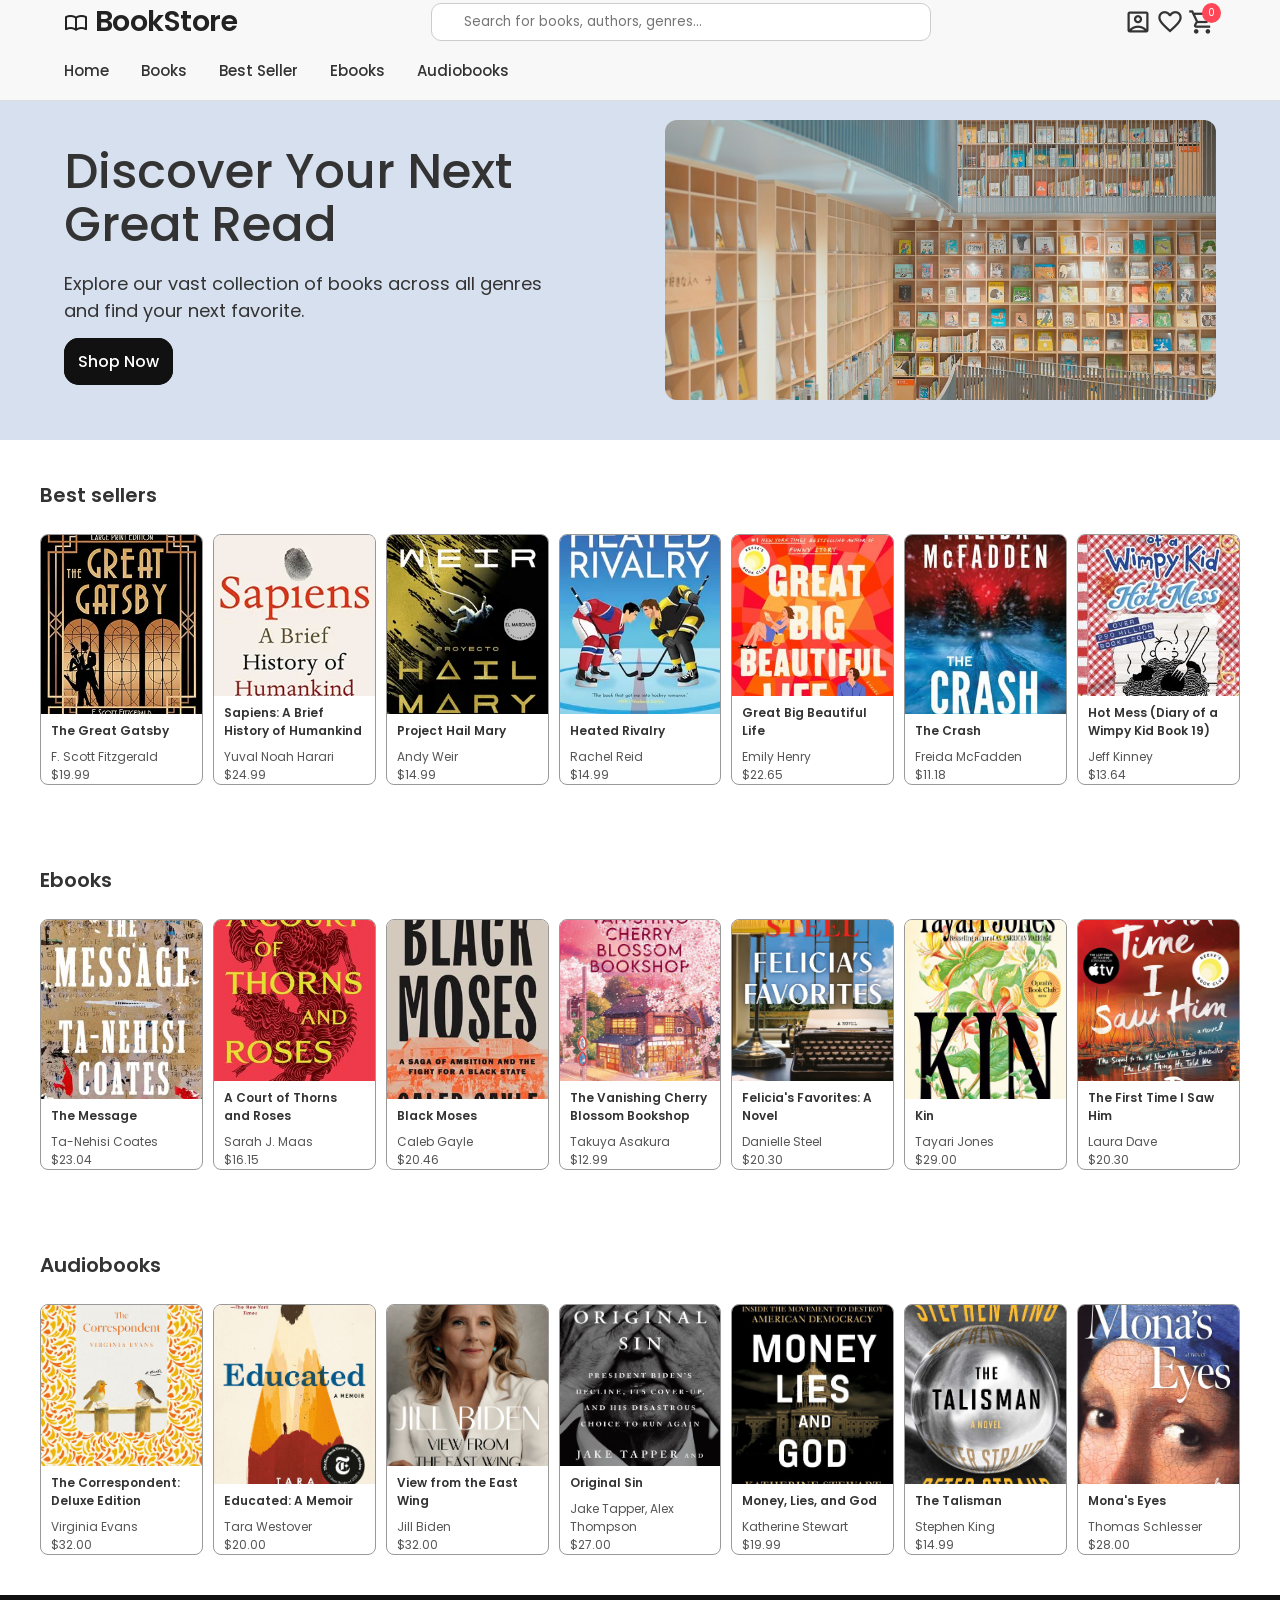
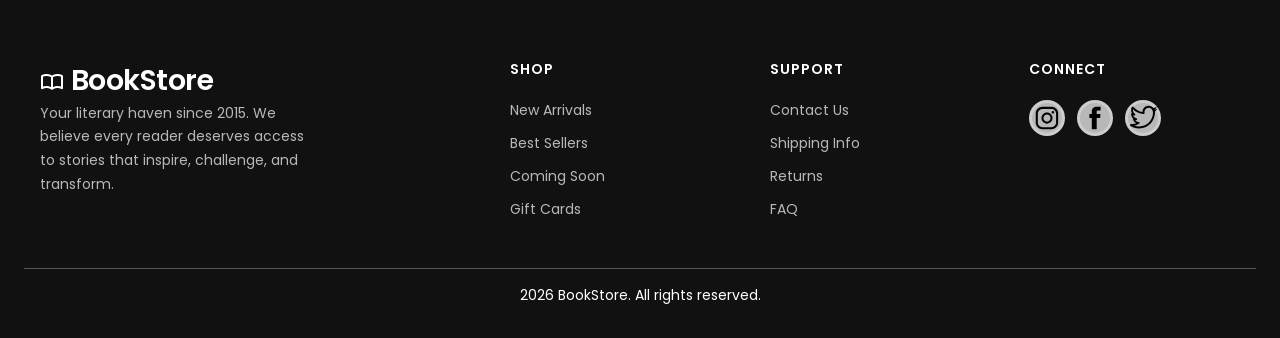
<file: index.html>
<!DOCTYPE html>
<html lang="en">

<head>
    <meta charset="UTF-8">
    <meta name="viewport" content="width=device-width, initial-scale=1.0">

    <link rel="preconnect" href="https://fonts.googleapis.com">
    <link rel="preconnect" href="https://fonts.gstatic.com" crossorigin>
    <link
        href="https://fonts.googleapis.com/css2?family=Google+Sans:ital,opsz,wght@0,17..18,400..700;1,17..18,400..700&family=Poppins:ital,wght@0,100;0,200;0,300;0,400;0,500;0,600;0,700;0,800;0,900;1,100;1,200;1,300;1,400;1,500;1,600;1,700;1,800;1,900&display=swap"
        rel="stylesheet">
    <title>Bookstore</title>
    <link rel="stylesheet" href="styles.css" />
    <link rel="stylesheet" href="pages/books/books.css">
    <link rel="stylesheet"
        href="https://fonts.googleapis.com/css2?family=Material+Symbols+Outlined:opsz,wght,FILL,GRAD@24,400,0,0" />

</head>

<body>
    <main>
        <header class="header">
            <div class="header-main-container">
                <div class="header-container">
                    <div class="logo">
                        <span class="material-symbols-outlined">
                            import_contacts
                        </span>
                        BookStore
                    </div>

                    <form class="search-bar">
                        <input type="text" placeholder="Search for books, authors, genres..." aria-label="Search">

                    </form>

                    <div class="user-utilities">
                        <button aria-label="Profile"><span class="material-symbols-outlined">
                                account_box
                            </span>
                        </button>
                        <button aria-label="Wishlist"><span class="material-symbols-outlined">
                                favorite
                            </span>
                            
                        </button>
                        <button aria-label="Cart" class="cart-btn" onclick="toggleCart()">
                        <span class="material-symbols-outlined">shopping_cart</span>
                        <span id="cart-count" class="cart-badge">0</span> </button>

                    </div>
                </div>
                <nav class="navbar">
                    <a href="#" class="nav-link">Home</a>
                    <a href="pages/books/books.html" class="nav-link">Books</a>
                    <a href="#best-sellers" class="nav-link">Best Seller</a>
                    <a href="#ebooks" class="nav-link">Ebooks</a>
                    <a href="#audiobooks" class="nav-link">Audiobooks</a>

                </nav>
            </div>
        </header>

        <div class="hero">
    <div class="hero-container">
        <div class="hero-content">
            <h1 class="hero-title">Discover Your Next Great Read</h1>
            <p class="hero-description">Explore our vast collection of books across all genres and find your next favorite.</p>
            <a href="#" class="cta-button">Shop Now</a>
        </div>
        <div class="hero-image">
            <img src="assets/Images/portada.jfif" alt="Hero Image">
        </div>
    </div>
</div>

<section id="best-sellers" class="best-sellers">
    <div class="best-sellers-container">
        <h2>Best sellers</h2>
        <div class="book-grid">
            <div class="book-card">
                <div class="book-image">
                    <img src="assets/Images/Book1.webp" alt="The Great Gatsby">
                </div>
                <h3>The Great Gatsby</h3>
                <p>F. Scott Fitzgerald</p>
                <p>$19.99</p>
            </div>
            <div class="book-card">
                <div class="book-image">
                    <img src="assets/Images/book2.webp" alt="Sapiens: A Brief History of Humankind">
                </div>
                <h3> Sapiens: A Brief History of Humankind</h3>
                <p>Yuval Noah Harari </p>
                <p>$24.99</p>
            </div>
            <div class="book-card">
                <div class="book-image">
                    <img src="assets/Images/book3.webp" alt="Project Hail Mary">
                </div>
                <h3>Project Hail Mary</h3>
                <p>Andy Weir</p>
                <p>$14.99</p>
            </div>
            <div class="book-card">
                <div class="book-image">
                    <img src="assets/Images/book4.webp" alt="Heated Rivalry">
                </div>
                <h3>Heated Rivalry</h3>
                <p>Rachel Reid</p>
                <p>$14.99</p>
            </div>
            <div class="book-card">
                <div class="book-image">
                    <img src="assets/Images/book5.jpg" alt="Great Big Beautiful Life">
                </div>
                <h3>Great Big Beautiful Life</h3>
                <p>Emily Henry</p>
                <p>$22.65</p>
            </div>
            <div class="book-card">
                <div class="book-image">
                    <img src="assets/Images/book6.jpg" alt="The Crash">
                </div>
                <h3>The Crash</h3>
                <p>Freida McFadden</p>
                <p>$11.18</p>
            </div>
            <div class="book-card">
                <div class="book-image">
                    <img src="assets/Images/book7.jpg" alt="Hot Mess (Diary of a Wimpy Kid Book 19)">
                </div>
                <h3>Hot Mess (Diary of a Wimpy Kid Book 19)</h3>
                <p>Jeff Kinney</p>
                <p>$13.64</p>
            </div>
        </div>
    </div>
</section>

<section id="ebooks" class="best-sellers">
    <div class="best-sellers-container">
        <h2>Ebooks</h2>
        <div class="book-grid">
            <div class="book-card">
                <div class="book-image">
                    <img src="assets/Images/book8.jpg" alt="The Message">
                </div>
                <h3>The Message</h3>
                <p>Ta-Nehisi Coates</p>
                <p>$23.04</p>
            </div>
            <div class="book-card">
                <div class="book-image">
                    <img src="assets/Images/book9.jpg" alt="A Court of Thorns and Roses">
                </div>
                <h3>A Court of Thorns and Roses</h3>
                <p>Sarah J. Maas </p>
                <p>$16.15</p>
            </div>
            <div class="book-card">
                <div class="book-image">
                    <img src="assets/Images/book10.jpg" alt="Black Moses">
                </div>
                <h3>Black Moses</h3>
                <p>Caleb Gayle</p>
                <p>$20.46</p>
            </div>
            <div class="book-card">
                <div class="book-image">
                    <img src="assets/Images/book11.jpg" alt="The Vanishing Cherry Blossom Bookshop">
                </div>
                <h3>The Vanishing Cherry Blossom Bookshop</h3>
                <p>Takuya Asakura</p>
                <p>$12.99</p>
            </div>
            <div class="book-card">
                <div class="book-image">
                    <img src="assets/Images/book12.jpg" alt="Felicia's Favorites: A Novel">
                </div>
                <h3>Felicia's Favorites: A Novel</h3>
                <p>Danielle Steel</p>
                <p>$20.30 </p>
            </div>
            <div class="book-card">
                <div class="book-image">
                    <img src="assets/Images/book13.jpg" alt="Kin">
                </div>
                <h3>Kin</h3>
                <p>Tayari Jones</p>
                <p>$29.00</p>
            </div>
            <div class="book-card">
                <div class="book-image">
                    <img src="assets/Images/book14.jpg" alt="The First Time I Saw Him">
                </div>
                <h3>The First Time I Saw Him</h3>
                <p>Laura Dave</p>
                <p>$20.30</p>
            </div>
        </div>
    </div>
</section>

<section id="audiobooks" class="best-sellers">
    <div class="best-sellers-container">
        <h2>Audiobooks</h2>
        <div class="book-grid">
            <div class="book-card">
                <div class="book-image">
                    <img src="assets/Images/book15.jpg" alt="The Correspondent: Deluxe Edition">
                </div>
                <h3>The Correspondent: Deluxe Edition</h3>
                <p>Virginia Evans</p>
                <p>$32.00</p>
            </div>
            <div class="book-card">
                <div class="book-image">
                    <img src="assets/Images/book16.jpg" alt="Educated: A Memoir">
                </div>
                <h3>Educated: A Memoir</h3>
                <p>Tara Westover </p>
                <p>$20.00</p>
            </div>
            <div class="book-card">
                <div class="book-image">
                    <img src="assets/Images/book17.jpg" alt="View from the East Wing">
                </div>
                <h3>View from the East Wing</h3>
                <p>Jill Biden</p>
                <p>$32.00 </p>
            </div>
            <div class="book-card">
                <div class="book-image">
                    <img src="assets/Images/book18.jpg" alt="Original Sin">
                </div>
                <h3>Original Sin</h3>
                <p>Jake Tapper, Alex Thompson</p>
                <p>$27.00</p>
            </div>
            <div class="book-card">
                <div class="book-image">
                    <img src="assets/Images/book19.jpg" alt="Money, Lies, and God">
                </div>
                <h3>Money, Lies, and God</h3>
                <p>Katherine Stewart</p>
                <p>$19.99 </p>
            </div>
            <div class="book-card">
                <div class="book-image">
                    <img src="assets/Images/book20.jpg" alt="The Talisman">
                </div>
                <h3>The Talisman</h3>
                <p>Stephen King</p>
                <p>$14.99</p>
            </div>
            <div class="book-card">
                <div class="book-image">
                    <img src="assets/Images/book21.jpg" alt="Mona's Eyes">
                </div>
                <h3>Mona's Eyes</h3>
                <p>Thomas Schlesser</p>
                <p>$28.00 </p>
            </div>
        </div>
    </div>
</section>

    </main>

    <footer class="footer">
        <div class="footer-grid">
            <div class="footer-brand">
                <div class="logo">
                    <span class="material-symbols-outlined">
                        import_contacts
                    </span>
                    BookStore
                </div>
                <p class="footer-description">
                    Your literary haven since 2015. We believe every reader deserves access to stories that inspire,
                    challenge, and transform.
                </p>
            </div>

            <div class="footer-column">
                <h4 class="footer-title">Shop</h4>
                <nav class="footer-links">
                    <a href="#" class="footer-link">New Arrivals</a>
                    <a href="#" class="footer-link">Best Sellers</a>
                    <a href="#" class="footer-link">Coming Soon</a>
                    <a href="#" class="footer-link">Gift Cards</a>
                </nav>
            </div>

            <div class="footer-column">
                <h4 class="footer-title">Support</h4>
                <nav class="footer-links">
                    <a href="#" class="footer-link">Contact Us</a>
                    <a href="#" class="footer-link">Shipping Info</a>
                    <a href="#" class="footer-link">Returns</a>
                    <a href="#" class="footer-link">FAQ</a>
                </nav>
            </div>

            <div class="footer-column">
                <h4 class="footer-title">Connect</h4>
                <div class="social-links">
                    <a href="#" class="social-link" aria-label="Instagram">
                        <svg fill="#000000" viewBox="0 0 32 32" id="Camada_1" version="1.1" xml:space="preserve"
                            xmlns="http://www.w3.org/2000/svg" xmlns:xlink="http://www.w3.org/1999/xlink">
                            <g id="SVGRepo_bgCarrier" stroke-width="0"></g>
                            <g id="SVGRepo_tracerCarrier" stroke-linecap="round" stroke-linejoin="round"></g>
                            <g id="SVGRepo_iconCarrier">
                                <g>
                                    <path
                                        d="M22.3,8.4c-0.8,0-1.4,0.6-1.4,1.4c0,0.8,0.6,1.4,1.4,1.4c0.8,0,1.4-0.6,1.4-1.4C23.7,9,23.1,8.4,22.3,8.4z">
                                    </path>
                                    <path
                                        d="M16,10.2c-3.3,0-5.9,2.7-5.9,5.9s2.7,5.9,5.9,5.9s5.9-2.7,5.9-5.9S19.3,10.2,16,10.2z M16,19.9c-2.1,0-3.8-1.7-3.8-3.8 c0-2.1,1.7-3.8,3.8-3.8c2.1,0,3.8,1.7,3.8,3.8C19.8,18.2,18.1,19.9,16,19.9z">
                                    </path>
                                    <path
                                        d="M20.8,4h-9.5C7.2,4,4,7.2,4,11.2v9.5c0,4,3.2,7.2,7.2,7.2h9.5c4,0,7.2-3.2,7.2-7.2v-9.5C28,7.2,24.8,4,20.8,4z M25.7,20.8 c0,2.7-2.2,5-5,5h-9.5c-2.7,0-5-2.2-5-5v-9.5c0-2.7,2.2-5,5-5h9.5c2.7,0,5,2.2,5,5V20.8z">
                                    </path>
                                </g>
                            </g>
                        </svg>
                    </a>
                    <a href="#" class="social-link" aria-label="Twitter">
                        <svg fill="#000000" viewBox="0 0 32 32" id="Camada_1" version="1.1" xml:space="preserve"
                            xmlns="http://www.w3.org/2000/svg" xmlns:xlink="http://www.w3.org/1999/xlink">
                            <g id="SVGRepo_bgCarrier" stroke-width="0"></g>
                            <g id="SVGRepo_tracerCarrier" stroke-linecap="round" stroke-linejoin="round"></g>
                            <g id="SVGRepo_iconCarrier">
                                <style type="text/css">
                                    .st0 {
                                        fill-rule: evenodd;
                                        clip-rule: evenodd;
                                    }
                                </style>
                                <path class="st0"
                                    d="M12.6,16.1v11.6c0,0.2,0.1,0.3,0.3,0.3h4.6c0.2,0,0.3-0.1,0.3-0.3V15.9h3.4c0.2,0,0.3-0.1,0.3-0.3l0.3-3.6 c0-0.2-0.1-0.3-0.3-0.3h-3.7V9.2c0-0.6,0.5-1.1,1.2-1.1h2.6C21.9,8.1,22,8,22,7.8V4.3C22,4.1,21.9,4,21.7,4h-4.4 c-2.6,0-4.7,1.9-4.7,4.3v3.4h-2.3c-0.2,0-0.3,0.1-0.3,0.3v3.6c0,0.2,0.1,0.3,0.3,0.3h2.3V16.1z">
                                </path>
                            </g>
                        </svg>
                    </a>
                    <a href="#" class="social-link" aria-label="Facebook">
                        <svg width="35px" height="35px" viewBox="0 0 15 15" fill="none"
                            xmlns="http://www.w3.org/2000/svg">
                            <path fill-rule="evenodd" clip-rule="evenodd"
                                d="M7.23336 4.69629C7.23336 2.96884 8.63335 1.56857 10.36 1.56857C11.3736 1.56857 12.183 2.04804 12.7254 2.74385C13.3079 2.62467 13.8557 2.40913 14.3513 2.11508C14.1559 2.72598 13.7424 3.2396 13.2033 3.56463C13.2038 3.56568 13.2042 3.56674 13.2047 3.56779C13.7334 3.50361 14.2364 3.36302 14.7048 3.15546L14.7037 3.15715C14.3667 3.66183 13.9431 4.10736 13.4561 4.47034C13.4823 4.64672 13.4956 4.82427 13.4956 5.00079C13.4956 8.6871 10.6873 12.9746 5.52122 12.9746C3.93906 12.9746 2.46544 12.511 1.22505 11.7152C0.992632 11.5661 0.925108 11.2568 1.07423 11.0244C1.0874 11.0038 1.10183 10.9846 1.11734 10.9666C1.20582 10.8202 1.37438 10.7309 1.5554 10.7522C2.47066 10.8601 3.38568 10.7485 4.19219 10.3962C3.39226 10.0434 2.77129 9.35975 2.50204 8.51974C2.45359 8.3686 2.48835 8.20311 2.59351 8.08422C2.59716 8.0801 2.60087 8.07606 2.60464 8.0721C1.96391 7.50819 1.55973 6.68208 1.55973 5.76143V5.72759C1.55973 5.56814 1.64411 5.42059 1.78155 5.33974C1.82671 5.31317 1.87537 5.29511 1.92532 5.28558C1.70549 4.86154 1.58116 4.37984 1.58116 3.86958C1.58116 3.40165 1.58384 2.81192 1.91332 2.28081C1.98718 2.16175 2.10758 2.08915 2.2364 2.07195C2.42588 2.01237 2.64087 2.06969 2.77406 2.23302C3.86536 3.57126 5.44066 4.49583 7.23366 4.73961L7.23336 4.69629ZM5.52122 11.9746C4.73387 11.9746 3.97781 11.8435 3.27248 11.6023C4.13012 11.4538 4.95307 11.1159 5.66218 10.5602C5.81211 10.4427 5.87182 10.2435 5.81126 10.0629C5.7507 9.88234 5.583 9.75943 5.39255 9.75607C4.68968 9.74366 4.06712 9.39716 3.67793 8.86845C3.86828 8.85306 4.05428 8.82039 4.23445 8.77167C4.43603 8.71716 4.57363 8.53114 4.56674 8.32243C4.55985 8.11372 4.41029 7.93718 4.20555 7.89607C3.42694 7.73977 2.79883 7.16764 2.56169 6.42174C2.76255 6.47025 2.97102 6.4991 3.18482 6.5061C3.38563 6.51267 3.56646 6.38533 3.62795 6.19405C3.68943 6.00277 3.61666 5.79391 3.44963 5.68224C2.86523 5.29155 2.48116 4.62464 2.48116 3.86958C2.48116 3.70213 2.48352 3.55268 2.49355 3.41719C3.85115 4.79913 5.70873 5.68931 7.77588 5.79338C7.93225 5.80126 8.08328 5.73543 8.18395 5.61553C8.28463 5.49562 8.32332 5.33548 8.28851 5.18284C8.25255 5.02517 8.23336 4.86284 8.23336 4.69629C8.23336 3.52085 9.18591 2.56857 10.36 2.56857C11.5943 2.56857 12.4956 3.71208 12.4956 5.00079C12.4956 8.25709 10.0202 11.9746 5.52122 11.9746Z"
                                fill="#000000" />
                        </svg>
                    </a>
                </div>
            </div>
        </div>
        <div class="footer-bottom">
            <p class="copyright">2026 BookStore. All rights reserved.</p>
        </div>
    </footer>

    <script src="pages/books/script.js"></script>
</body>

</html>
</file>
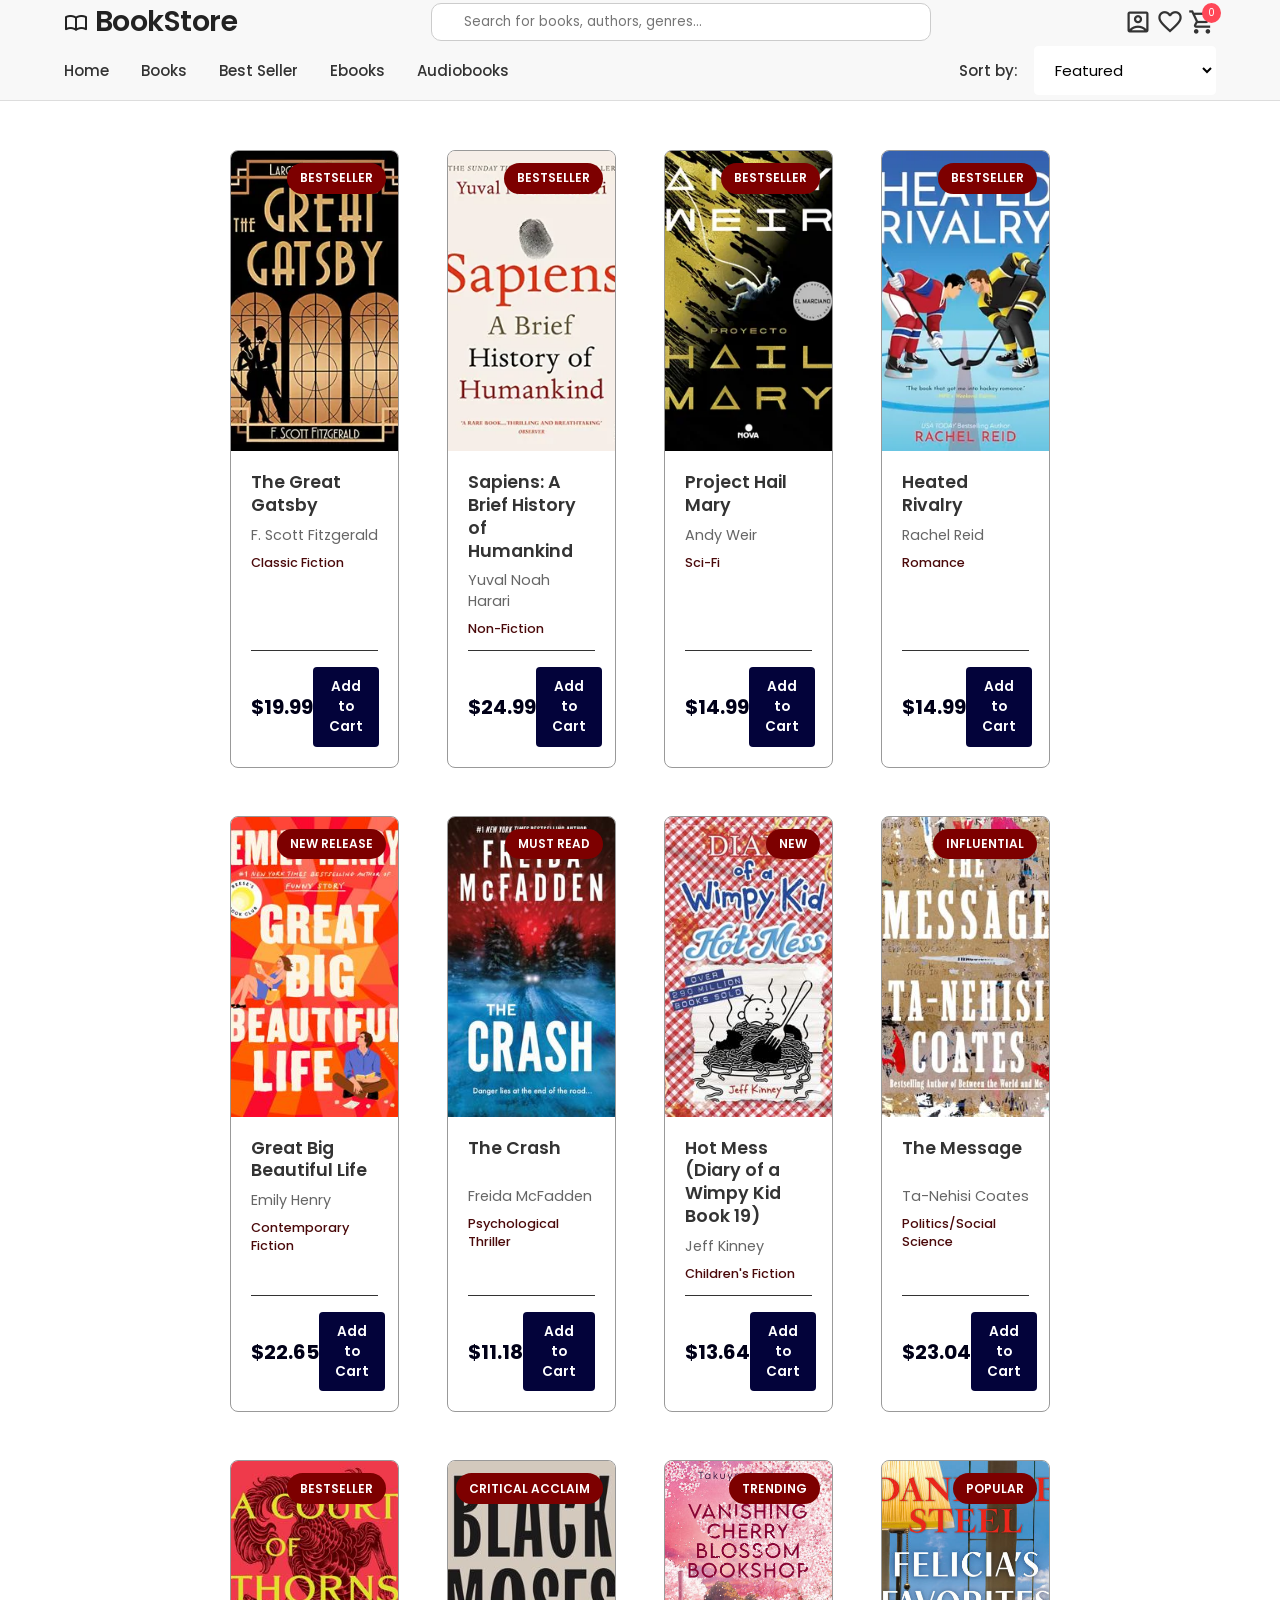
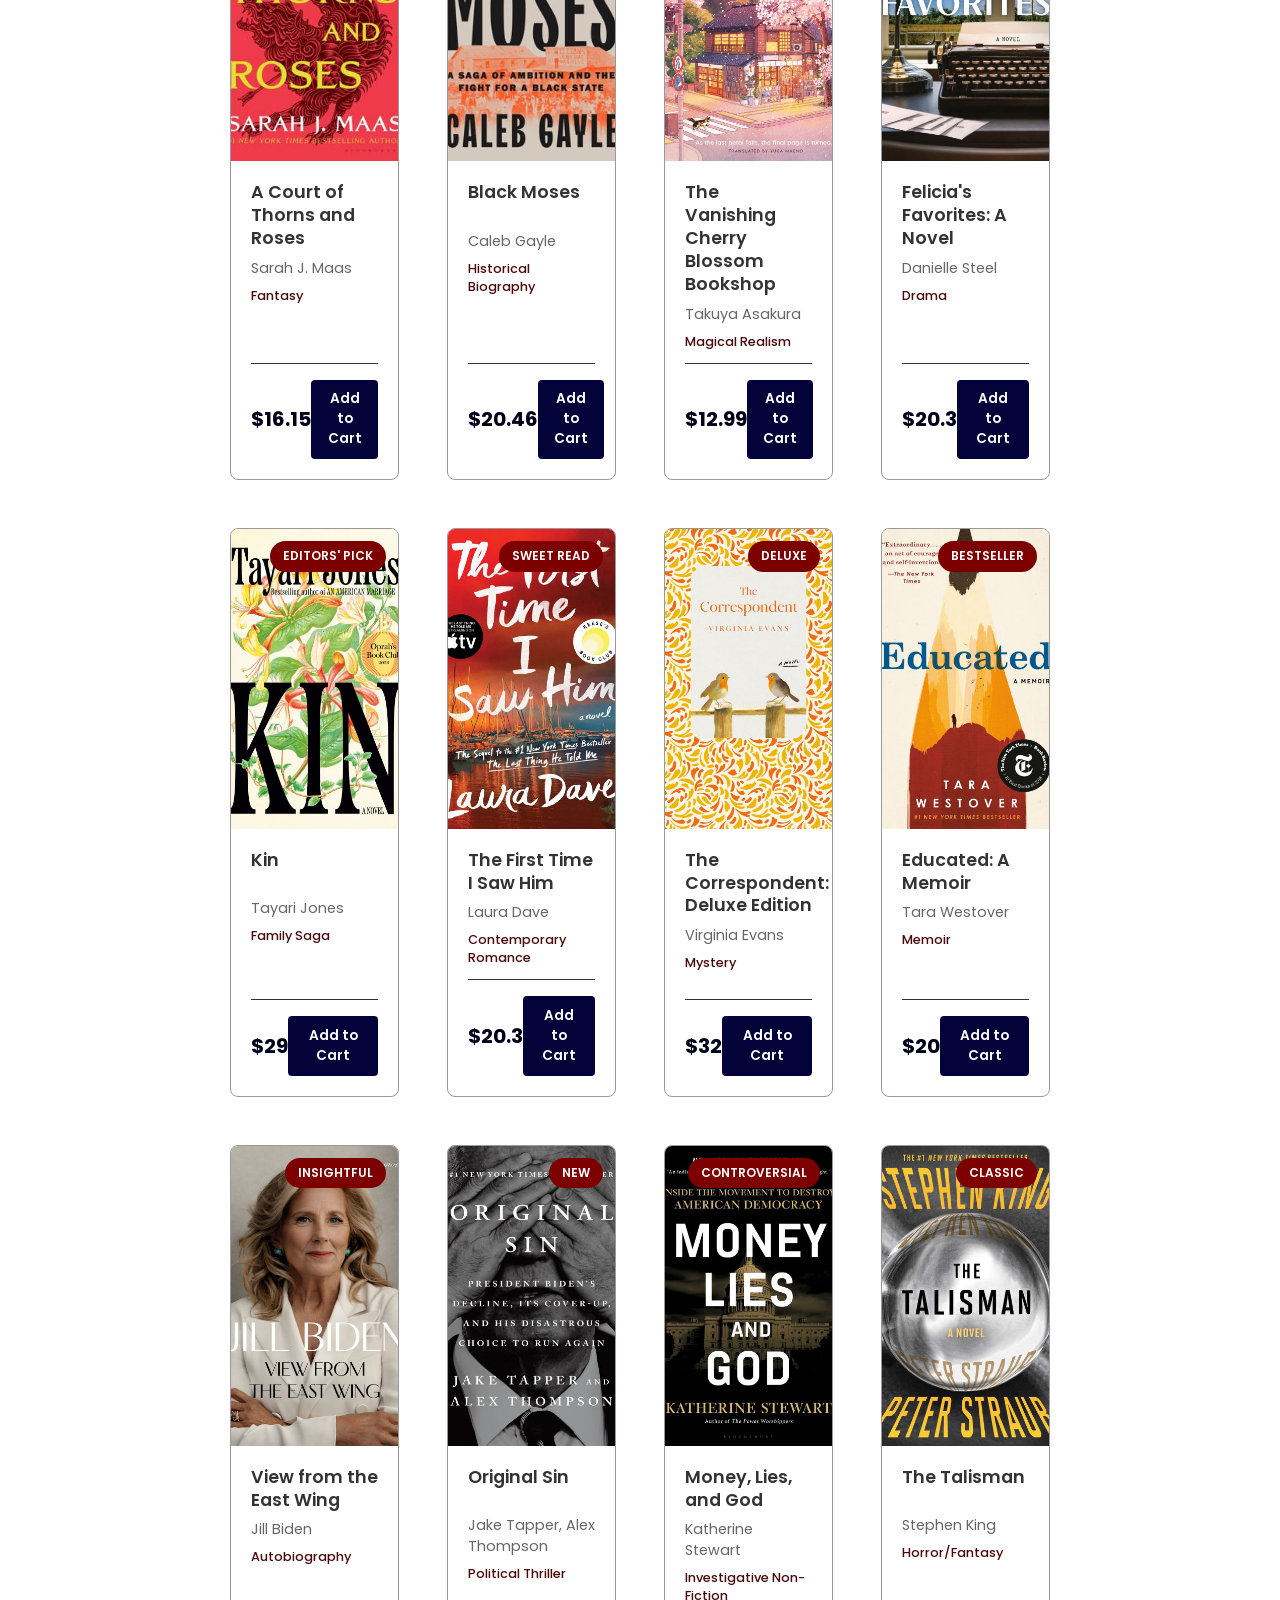
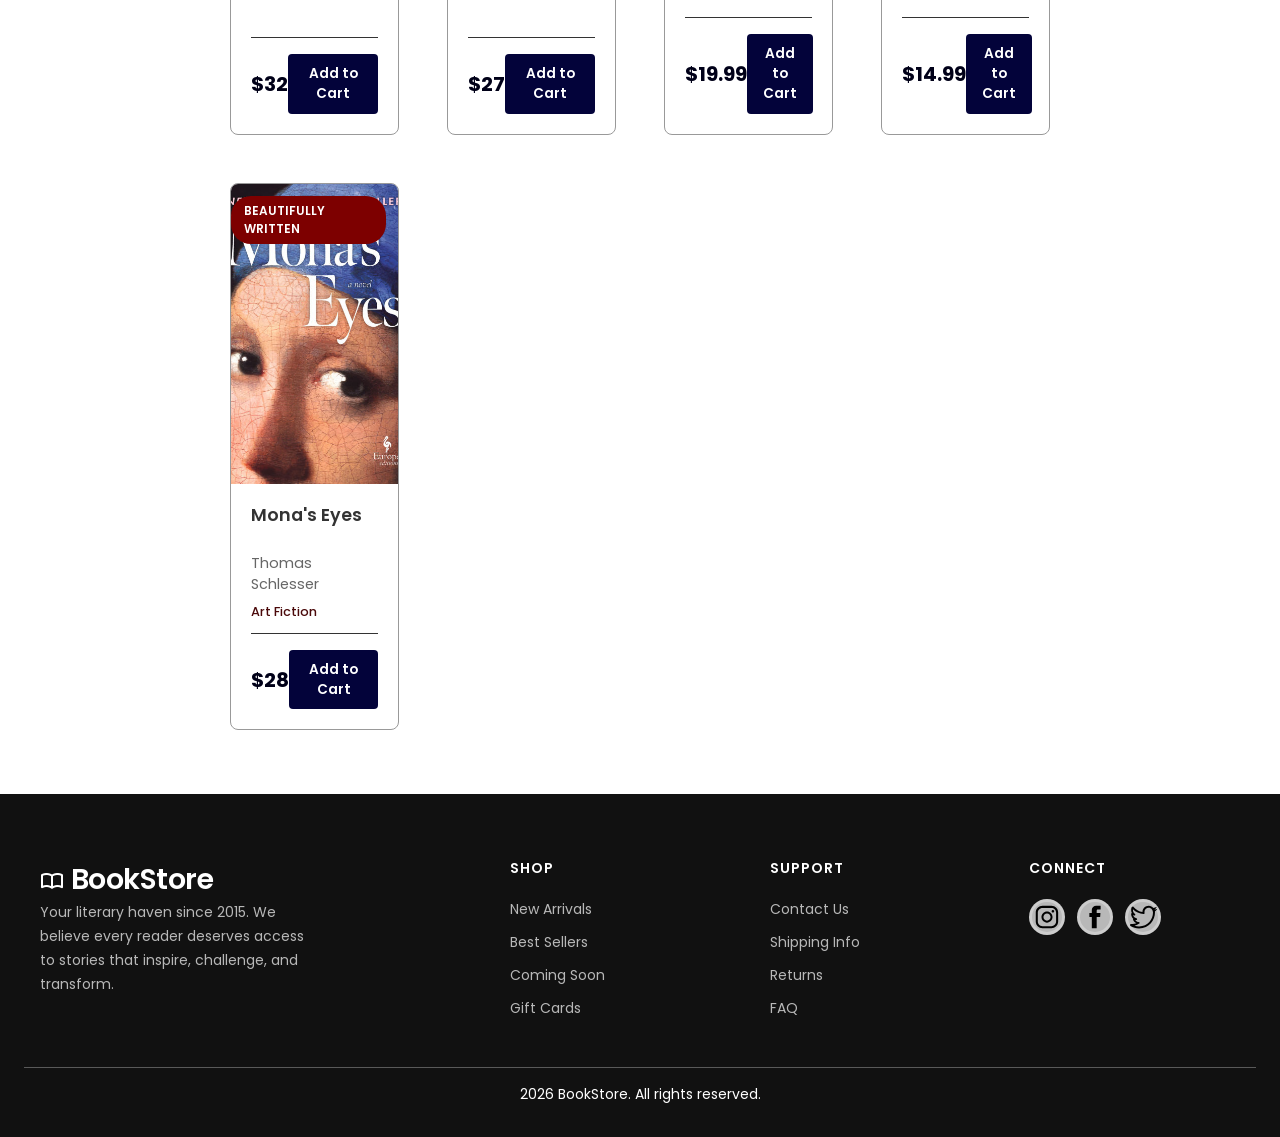
<file: pages/books/books.html>
<!DOCTYPE html>
<html lang="en">

<head>
    <meta charset="UTF-8">
    <meta name="viewport" content="width=device-width, initial-scale=1.0">
    <link rel="preconnect" href="https://fonts.googleapis.com">
    <link rel="preconnect" href="https://fonts.gstatic.com" crossorigin>
    <link
        href="https://fonts.googleapis.com/css2?family=Google+Sans:ital,opsz,wght@0,17..18,400..700;1,17..18,400..700&family=Poppins:ital,wght@0,100;0,200;0,300;0,400;0,500;0,600;0,700;0,800;0,900;1,100;1,200;1,300;1,400;1,500;1,600;1,700;1,800;1,900&display=swap"
        rel="stylesheet">
    <title>Bookstore</title>
    <link rel="stylesheet" href="books.css" />
    <link type="image/png" sizes="16x16" rel="icon" href=".../icons8-delete button-ios11-16.png">
    <link rel="stylesheet"
        href="https://fonts.googleapis.com/css2?family=Material+Symbols+Outlined:opsz,wght,FILL,GRAD@24,400,0,0" />

</head>

<body>
    <main>
        <header class="header">
            <div class="header-main-container">
                <div class="header-container">
                    <div class="logo">
                        <span class="material-symbols-outlined">
                            import_contacts
                        </span>
                        BookStore
                    </div>

                    <form class="search-bar">
                        <input type="text" placeholder="Search for books, authors, genres..." aria-label="Search">

                    </form>

                    <div class="user-utilities">
                        <button aria-label="Profile"><span class="material-symbols-outlined">
                                account_box
                            </span>
                        </button>
                        <button aria-label="Wishlist"><span class="material-symbols-outlined">
                                favorite
                            </span>
                        </button>
                        <button aria-label="Cart" class="cart-btn" onclick="toggleCart()">
                        <span class="material-symbols-outlined">shopping_cart</span>
                        <span id="cart-count" class="cart-badge">0</span> </button>

                    </div>
                </div>
                <div class="second-main-container">
                    <nav class="navbar">
                        <a href="/index.html" class="nav-link">Home</a>
                        <a href="books.html" class="nav-link">Books</a>
                        <a href="/index.html#best-sellers" class="nav-link">Best Seller</a>
                        <a href="/index.html#ebooks" class="nav-link">Ebooks</a>
                        <a href="/index.html#audiobooks" class="nav-link">Audiobooks</a>

                    </nav>
                    <div class="sort-section">
                        <label for="sortSelect">Sort by:</label>
                        <select id="sortSelect" onchange="sortBooks(this.value)">
                            <option value="">Featured</option>
                            <option value="price-low">Price: Low to High</option>
                            <option value="price-high">Price: High to Low</option>
                            <option value="rating">Highest Rated</option>
                            <option value="newest">Newest First</option>
                        </select>
                    </div>
                </div>
            </div>
            <div id="cart-dropdown" class="cart-dropdown hidden">
                <h3>Shopping Cart</h3>
                <div id="cart-items"></div>
                <div class="cart-total">Total: $<span id="cart-total">0.00</span></div>
                <button class="checkout-btn">Checkout</button>
            </div>
        </header>
        <div id="booksGrid"></div>
      
    </main>

    <footer class="footer">
        <div class="footer-grid">
            <div class="footer-brand">
                <div class="logo">
                    <span class="material-symbols-outlined">
                        import_contacts
                    </span>
                    BookStore
                </div>
                <p class="footer-description">
                    Your literary haven since 2015. We believe every reader deserves access to stories that inspire,
                    challenge, and transform.
                </p>
            </div>

            <div class="footer-column">
                <h4 class="footer-title">Shop</h4>
                <nav class="footer-links">
                    <a href="#" class="footer-link">New Arrivals</a>
                    <a href="#" class="footer-link">Best Sellers</a>
                    <a href="#" class="footer-link">Coming Soon</a>
                    <a href="#" class="footer-link">Gift Cards</a>
                </nav>
            </div>

            <div class="footer-column">
                <h4 class="footer-title">Support</h4>
                <nav class="footer-links">
                    <a href="#" class="footer-link">Contact Us</a>
                    <a href="#" class="footer-link">Shipping Info</a>
                    <a href="#" class="footer-link">Returns</a>
                    <a href="#" class="footer-link">FAQ</a>
                </nav>
            </div>

            <div class="footer-column">
                <h4 class="footer-title">Connect</h4>
                <div class="social-links">
                    <a href="#" class="social-link" aria-label="Instagram">
                        <svg fill="#000000" viewBox="0 0 32 32" id="Camada_1" version="1.1" xml:space="preserve"
                            xmlns="http://www.w3.org/2000/svg" xmlns:xlink="http://www.w3.org/1999/xlink">
                            <g id="SVGRepo_bgCarrier" stroke-width="0"></g>
                            <g id="SVGRepo_tracerCarrier" stroke-linecap="round" stroke-linejoin="round"></g>
                            <g id="SVGRepo_iconCarrier">
                                <g>
                                    <path
                                        d="M22.3,8.4c-0.8,0-1.4,0.6-1.4,1.4c0,0.8,0.6,1.4,1.4,1.4c0.8,0,1.4-0.6,1.4-1.4C23.7,9,23.1,8.4,22.3,8.4z">
                                    </path>
                                    <path
                                        d="M16,10.2c-3.3,0-5.9,2.7-5.9,5.9s2.7,5.9,5.9,5.9s5.9-2.7,5.9-5.9S19.3,10.2,16,10.2z M16,19.9c-2.1,0-3.8-1.7-3.8-3.8 c0-2.1,1.7-3.8,3.8-3.8c2.1,0,3.8,1.7,3.8,3.8C19.8,18.2,18.1,19.9,16,19.9z">
                                    </path>
                                    <path
                                        d="M20.8,4h-9.5C7.2,4,4,7.2,4,11.2v9.5c0,4,3.2,7.2,7.2,7.2h9.5c4,0,7.2-3.2,7.2-7.2v-9.5C28,7.2,24.8,4,20.8,4z M25.7,20.8 c0,2.7-2.2,5-5,5h-9.5c-2.7,0-5-2.2-5-5v-9.5c0-2.7,2.2-5,5-5h9.5c2.7,0,5,2.2,5,5V20.8z">
                                    </path>
                                </g>
                            </g>
                        </svg>
                    </a>
                    <a href="#" class="social-link" aria-label="Twitter">
                        <svg fill="#000000" viewBox="0 0 32 32" id="Camada_1" version="1.1" xml:space="preserve"
                            xmlns="http://www.w3.org/2000/svg" xmlns:xlink="http://www.w3.org/1999/xlink">
                            <g id="SVGRepo_bgCarrier" stroke-width="0"></g>
                            <g id="SVGRepo_tracerCarrier" stroke-linecap="round" stroke-linejoin="round"></g>
                            <g id="SVGRepo_iconCarrier">
                                <style type="text/css">
                                    .st0 {
                                        fill-rule: evenodd;
                                        clip-rule: evenodd;
                                    }
                                </style>
                                <path class="st0"
                                    d="M12.6,16.1v11.6c0,0.2,0.1,0.3,0.3,0.3h4.6c0.2,0,0.3-0.1,0.3-0.3V15.9h3.4c0.2,0,0.3-0.1,0.3-0.3l0.3-3.6 c0-0.2-0.1-0.3-0.3-0.3h-3.7V9.2c0-0.6,0.5-1.1,1.2-1.1h2.6C21.9,8.1,22,8,22,7.8V4.3C22,4.1,21.9,4,21.7,4h-4.4 c-2.6,0-4.7,1.9-4.7,4.3v3.4h-2.3c-0.2,0-0.3,0.1-0.3,0.3v3.6c0,0.2,0.1,0.3,0.3,0.3h2.3V16.1z">
                                </path>
                            </g>
                        </svg>
                    </a>
                    <a href="#" class="social-link" aria-label="Facebook">
                        <svg width="35px" height="35px" viewBox="0 0 15 15" fill="none"
                            xmlns="http://www.w3.org/2000/svg">
                            <path fill-rule="evenodd" clip-rule="evenodd"
                                d="M7.23336 4.69629C7.23336 2.96884 8.63335 1.56857 10.36 1.56857C11.3736 1.56857 12.183 2.04804 12.7254 2.74385C13.3079 2.62467 13.8557 2.40913 14.3513 2.11508C14.1559 2.72598 13.7424 3.2396 13.2033 3.56463C13.2038 3.56568 13.2042 3.56674 13.2047 3.56779C13.7334 3.50361 14.2364 3.36302 14.7048 3.15546L14.7037 3.15715C14.3667 3.66183 13.9431 4.10736 13.4561 4.47034C13.4823 4.64672 13.4956 4.82427 13.4956 5.00079C13.4956 8.6871 10.6873 12.9746 5.52122 12.9746C3.93906 12.9746 2.46544 12.511 1.22505 11.7152C0.992632 11.5661 0.925108 11.2568 1.07423 11.0244C1.0874 11.0038 1.10183 10.9846 1.11734 10.9666C1.20582 10.8202 1.37438 10.7309 1.5554 10.7522C2.47066 10.8601 3.38568 10.7485 4.19219 10.3962C3.39226 10.0434 2.77129 9.35975 2.50204 8.51974C2.45359 8.3686 2.48835 8.20311 2.59351 8.08422C2.59716 8.0801 2.60087 8.07606 2.60464 8.0721C1.96391 7.50819 1.55973 6.68208 1.55973 5.76143V5.72759C1.55973 5.56814 1.64411 5.42059 1.78155 5.33974C1.82671 5.31317 1.87537 5.29511 1.92532 5.28558C1.70549 4.86154 1.58116 4.37984 1.58116 3.86958C1.58116 3.40165 1.58384 2.81192 1.91332 2.28081C1.98718 2.16175 2.10758 2.08915 2.2364 2.07195C2.42588 2.01237 2.64087 2.06969 2.77406 2.23302C3.86536 3.57126 5.44066 4.49583 7.23366 4.73961L7.23336 4.69629ZM5.52122 11.9746C4.73387 11.9746 3.97781 11.8435 3.27248 11.6023C4.13012 11.4538 4.95307 11.1159 5.66218 10.5602C5.81211 10.4427 5.87182 10.2435 5.81126 10.0629C5.7507 9.88234 5.583 9.75943 5.39255 9.75607C4.68968 9.74366 4.06712 9.39716 3.67793 8.86845C3.86828 8.85306 4.05428 8.82039 4.23445 8.77167C4.43603 8.71716 4.57363 8.53114 4.56674 8.32243C4.55985 8.11372 4.41029 7.93718 4.20555 7.89607C3.42694 7.73977 2.79883 7.16764 2.56169 6.42174C2.76255 6.47025 2.97102 6.4991 3.18482 6.5061C3.38563 6.51267 3.56646 6.38533 3.62795 6.19405C3.68943 6.00277 3.61666 5.79391 3.44963 5.68224C2.86523 5.29155 2.48116 4.62464 2.48116 3.86958C2.48116 3.70213 2.48352 3.55268 2.49355 3.41719C3.85115 4.79913 5.70873 5.68931 7.77588 5.79338C7.93225 5.80126 8.08328 5.73543 8.18395 5.61553C8.28463 5.49562 8.32332 5.33548 8.28851 5.18284C8.25255 5.02517 8.23336 4.86284 8.23336 4.69629C8.23336 3.52085 9.18591 2.56857 10.36 2.56857C11.5943 2.56857 12.4956 3.71208 12.4956 5.00079C12.4956 8.25709 10.0202 11.9746 5.52122 11.9746Z"
                                fill="#000000" />
                        </svg>
                    </a>
                </div>
            </div>
        </div>
        <div class="footer-bottom">
            <p class="copyright">2026 BookStore. All rights reserved.</p>
        </div>
    </footer>
</body>

<script src="script.js"></script>


</html>
</file>
<file: styles.css>
* {
    margin: 0;
    padding: 0;
    box-sizing: border-box;
    font-family: "Poppins", sans-serif;
}


html {
    scroll-behavior: smooth;
    min-height: 100vh;
    
}

body {
    background-color: white;
    color: #333333;
    display: flex;
    flex-direction: column;
    height: 100vh;
    scroll-behavior: smooth;
}

a {
    text-decoration: none;
    color: inherit;
}

ul {
    list-style: none;
}

img {
    max-width: 100%;
    height: auto;
    display: block;
}

main {
    flex: 1;
}

.header {
    position: fixed;
    top: 0;
    left: 0;
    right: 0;
    background-color: #f8f8f8;
    border-bottom: 1px solid #ddd;
    z-index: 999;
}

.header-main-container {
    max-width: 1200px;
    margin: 0 auto;
    padding: 0 24px;
    height: 100px;
    display: flex;
    flex-direction: column;

}

.header-container {
    display: flex;
    align-items: center;
    justify-content: space-between;
}

.logo {
    font-size: 1.8rem;
    font-weight: 600;
    color: #222222;
    letter-spacing: -0.5px;
}

.material-symbols-outlined {
    display: inline-block;
    vertical-align: middle;
    font-size: 24px;
    user-select: none;
}

.search-bar :placeholder-shown {
    color: #999;
}

.search-bar input {
    padding: 0.5rem 2rem;
    border: 1px solid #ccc;
    border-radius: 10px;
    width: 500px;
}

.user-utilities button {
    border: none;
    background-color: #f8f8f8;
    gap: 1rem;
}

.user-utilities .material-symbols-outlined:hover {
    color: #000000;
}

.user-utilities .material-symbols-outlined {
    font-size: 28px;
    border: none;
    color: #333;
    cursor: pointer;
    transition: color 0.3s ease;
}

.navbar {
    display: flex;
    align-items: flex-start;
    gap: 32px;
    padding: 16px 0;
}

.nav-link {
    font-size: 15px;
    font-weight: 500;
}

.nav-link:hover {
    color: #000000;
}

.cart-count {
  position: absolute;
  top: 2px;
  right: 2px;
  width: 18px;
  height: 18px;
  background-color: rgb(143, 23, 39);
  color: white;
  font-size: 11px;
  font-weight: 600;
  border-radius: 50%;
  display: flex;
  align-items: center;
  justify-content: center;
}

.hero {
    padding: 120px 24px 40px;
    background-color: #d7e0ee;
    width: 100%;
}

.hero-container {
    display: flex;
    align-items: center;
    gap: 50px;
    max-width: 1200px;
    margin: 0 auto;
    padding: 0 24px;
}

.hero-content {
    flex: 1;
}

.hero-title {

    font-size: 48px;
    font-weight: 500;
    line-height: 1.1;
    margin-bottom: 18px;
}

.hero-description {
    font-size: 18px;
    max-width: 480px;
    margin-bottom: 25px;
}

.cta-button {
    width: fit-content;
    text-decoration: none;
    color: #ffffff;
    font-weight: 500;
    font-size: 16px;
    border: #111111 2px solid;
    background-color: #111111;
    border-radius: 15px;
    padding: 10px 12px;
    transition: color 0.3s ease;
}

.cta-button:hover {
    color: #c5c6c7;
}

.hero-image {
    flex: 1;
    position: relative;
    border-radius: 12px;
    overflow: hidden;
    aspect-ratio: 3/4;
    max-height: 280px;
}

.hero-image img {
    width: 100%;
    height: 100%;
    object-fit: cover;
}

.best-sellers {
    padding: 40px 0;
    max-width: 1200px;
    margin: 0 auto;
}

.best-sellers h2 {
    font-size: 20px;
    font-weight: 600;
    margin-bottom: 24px;
    color: #333;
}

.book-grid {
    display: grid;
    grid-template-columns: repeat(7, 1fr);
    gap: 10px;
    
}

.book-card {
    border-radius: 8px;
    overflow: hidden;
    border: 1px solid #ddd;
    cursor: pointer;
    height: 100%;
}

.book-image {
    position: relative;
    aspect-ratio: 4/4;
    width: 100%;
  height: 250px;
  overflow: hidden;
}

.book-image img {
    width: 100%;
    height: 100%;
    object-fit: cover;
}

.book-image:hover {
    transform: scale(1.05);
}

.book-card h3 {
    padding-left: 10px;
    padding-right: 10px;
    font-size: 12px;
    font-weight: 600;
    color: #333;
    margin: 0.5rem 0;
}

.book-card p {
    padding-left: 10px;
    padding-right: 10px;
    color: #555;
    font-size: 12px;
}


.testimonial {
    padding: 80px 24px;
    background-color: #353638;
    text-align: center;
}

.testimonial-quote {

    font-size: 23px;
    font-weight: 400;
    font-style: italic;
    color: white;
    max-width: 800px;
    margin: 0 auto 32px;
    line-height: 1.5;
}

.testimonial-author {
    display: flex;
    flex-direction: column;
    align-items: center;
    gap: 8px;
}

.author-name {
    font-size: 16px;
    font-weight: 600;
    color: white;
}

.author-title {
    font-size: 14px;
    color: white;
}

.newsletter {
    padding: 80px 24px;
    background-color: #ffffff;
}

.newsletter-content {
    max-width: 600px;
    margin: 0 auto;
    text-align: center;
}

.newsletter-title {

    font-size: 32px;
    font-weight: 500;
    color: #353638;
    margin-bottom: 12px;
}

.newsletter-description {
    font-size: 16px;
    color: #353638;
    margin-bottom: 32px;
}

.newsletter-form {
    display: flex;
    gap: 12px;
}

.newsletter-input {
    flex: 1;
    padding: 14px 20px;
    font-size: 15px;
    border: 1px solid #353638;
    border-radius: 15px;
    background-color: white;
    color: white;
    outline: none;
    transition: border-color 0.2s ease;
}

.newsletter-input:focus {
    border-color: #333;
}

.newsletter-input::placeholder {
    color: #353638;
}

.btn-newsletter {
    flex: 0.2;
    border: 1px solid #353638;
    border-radius: 15px;
    background-color: #353638;
    color: white;
}

.btn-newsletter:hover {
    color: black;
}

.footer {

    margin-top: auto;
    bottom: 0;
    width: 100%;
    padding: 64px 24px 32px;
    background-color: #111111;
    color: white;
}

.footer-grid {
    max-width: 1200px;
    margin: 0 auto;
    display: grid;
    grid-template-columns: 2fr 1fr 1fr 1fr;
    gap: 48px;
    margin-bottom: 48px;
}

.footer-brand .logo {
    color: white;

}

.footer-description {
    font-size: 14px;
    color: rgba(255, 255, 255, 0.7);
    line-height: 1.7;
    max-width: 280px;
}

.footer-title {
    font-size: 14px;
    font-weight: 600;
    text-transform: uppercase;
    letter-spacing: 1px;
    margin-bottom: 20px;
}

.footer-links {
    display: flex;
    flex-direction: column;
    gap: 12px;
}

.footer-link {
    font-size: 14px;
    color: rgba(255, 255, 255, 0.7);
    transition: color 0.2s ease;
}

.footer-link:hover {
    color: white;
}

.social-links {
    display: flex;
    gap: 12px;
    margin-top: 8px;
}

.social-link {
    background-color: rgba(255, 255, 255, 0.7);
    width: 36px;
    height: 36px;
    border: 3px solid rgba(255, 255, 255, 0.3);
    border-radius: 50%;
    display: flex;
    align-items: center;
    justify-content: center;
    transition: all 0.2s ease;
}

.social-link:hover {
    background-color: white;
    border-color: white;
}

.footer-bottom {
    border-top: 1px solid rgba(255, 255, 255, 0.3);
}

.copyright {
    font-size: 14px;

    padding-top: 16px;
    display: flex;
    justify-content: center;
}
</file>
<file: pages/books/books.css>
* {
    margin: 0;
    padding: 0;
    box-sizing: border-box;
    font-family: "Poppins", sans-serif;
}


html {
    scroll-behavior: smooth;
    min-height: 100vh;
    
}

body {
    background-color: white;
    color: #333333;
    display: flex;
    flex-direction: column;
    height: 100vh;
    
}

a {
    text-decoration: none;
    color: inherit;
}

ul {
    list-style: none;
}

img {
    max-width: 100%;
    height: auto;
    display: block;
}

main {
    display: flex;
    flex-direction: column;
    flex: 1;
}

.header {
    position: fixed;
    top: 0;
    left: 0;
    right: 0;
    background-color: #f8f8f8;
    border-bottom: 1px solid #ddd;
    z-index: 999;
}

.header-main-container {
    max-width: 1200px;
    margin: 0 auto;
    padding: 0 24px;
    height: 100px;
    display: flex;
    flex-direction: column;

}

.header-container {
    display: flex;
    align-items: center;
    justify-content: space-between;
}

.logo {
    font-size: 1.8rem;
    font-weight: 600;
    color: #222222;
    letter-spacing: -0.5px;
}

.material-symbols-outlined {
    display: inline-block;
    vertical-align: middle;
    font-size: 24px;
    user-select: none;
}

.search-bar :placeholder-shown {
    color: #999;
}

.search-bar input {
    padding: 0.5rem 2rem;
    border: 1px solid #ccc;
    border-radius: 10px;
    width: 500px;
}

.user-utilities button {
    border: none;
    background-color: #f8f8f8;
    gap: 1rem;
}

.user-utilities .material-symbols-outlined:hover {
    color: #000000;
}

.user-utilities .material-symbols-outlined {
    font-size: 28px;
    border: none;
    color: #333;
    cursor: pointer;
    transition: color 0.3s ease;
}

/* Estilo para la burbuja del carrito */
.cart-btn { 
    position: relative; 
    cursor: pointer; 
    background: none; 
    border: none; }

.cart-badge {
    position: absolute;
    top: -5px;
    right: -5px;
    background: #ff4757;
    color: white;
    font-size: 10px;
    padding: 2px 6px;
    border-radius: 50%;
    font-family: 'Poppins', sans-serif;
}

/* El desplegable del carrito */
.cart-dropdown {
    position: absolute;
    right: 170px;
    top: 40px;
    background: white;
    border: 1px solid #ddd;
    padding: 15px;
    width: 300px;
    box-shadow: 0 10px 20px rgba(0,0,0,0.1);
    z-index: 1000;
}

.cart-dropdown h3 {
    font-size: 16px;
    margin-bottom: 5px;
}

.hidden { display: none; }

.cart-item {
    display: flex;
    justify-content: space-between;
    margin-bottom: 12px;
    font-size: 14px;
    border-bottom: 1px solid #eee;
    padding-bottom: 5px;
}

.second-main-container{
    display: flex;
    justify-content: space-between;
}
.navbar {
    display: flex;
    align-items: flex-start;
    gap: 32px;
    padding: 16px 0;
}

.nav-link {
    font-size: 15px;
    font-weight: 500;
}

.nav-link:hover {
    color: #000000;
}

.sort-section {
  display: flex;
  justify-content: flex-end;
  gap: 1rem;
  align-items: center;
}

.sort-section label {
  font-weight: 500;
  font-size: 15px;
  color: var(--dark-text);
}

.sort-section select {
  padding: 0.75rem 1rem;
  border: 1px solid white;
  border-radius: 4px;
  font-size: 15px;
  background-color: white;
  cursor: pointer;
  transition: border-color 0.3s ease;
}

.sort-section select:focus {
  outline: none;
  border-color: white;
}

#booksGrid {
margin: 150px 230px;
max-width: 1200px;
  display: grid;
  grid-template-columns: repeat( 4, 1fr);
  gap: 3rem;
  margin-bottom: 4rem;
}

.book-card {
  background-color: rgb(255, 255, 255);
  border: 1px solid #999;
  border-radius: 8px;
  overflow: hidden;
  transition: all 0.3s ease;
  display: flex;
  flex-direction: column;
  height: 100%;
}

.book-card:hover {
  box-shadow: 0 8px 16px rgba(0, 0, 0, 0.1);
  transform: translateY(-4px);
}

.book-image-container {
  position: relative;
  
  width: 100%;
  height: 300px;
  overflow: hidden;
  
}

.book-image {

  width: 100%;
  height: 100%;
  object-fit: cover;
  transition: transform 0.3s ease;
}

.book-card:hover .book-image {
  transform: scale(1.05);
}

.badge {
  position: absolute;
  top: 12px;
  right: 12px;
  background-color: rgb(125, 0, 0);
  color: rgb(255, 255, 255);
  padding: 0.4rem 0.8rem;
  border-radius: 20px;
  font-size: 0.75rem;
  font-weight: 600;
  text-transform: uppercase;
}

.book-info {
  padding: 1.25rem;
  height: 250px;
  display: flex;
  flex-direction: column;
  flex: 1;
}

.book-title {
  font-size: 1.1rem;
  font-weight: 600;
  color: #333333;
  margin-bottom: 0.5rem;
  line-height: 1.3;
  min-height: 2.6rem;
}

.book-author {
  font-size: 0.9rem;
  color: #666;
  margin-bottom: 0.5rem;
}

.book-category {
  font-size: 0.8rem;
  color: rgb(74, 9, 10);
  font-weight: 500;
  margin-bottom: 0.75rem;
}

.book-rating {
  display: flex;
  align-items: center;
  gap: 0.5rem;
  margin-bottom: 1rem;
  font-size: 0.85rem;
}

.stars {
  color: rgb(206, 172, 2);
  font-size: 1rem;
  letter-spacing: 2px;
}

.rating-number {
  font-weight: 600;
  color: rgb(206, 172, 2);
}

.review-count {
  color: #999;
}

.book-footer {
  display: flex;
  justify-content: space-between;
  align-items: center;
  margin-top: auto;
  padding-top: 1rem;
  border-top: 1px solid #333333;
}

.book-price {
  font-size: 1.25rem;
  font-weight: 700;
  color: rgb(0, 0, 24);
}

.add-to-cart-btn {
  padding: 0.6rem 1rem;
  background-color: rgb(3, 3, 58);
  color: rgb(255, 255, 255);
  border: none;
  border-radius: 4px;
  font-size: 0.85rem;
  font-weight: 600;
  cursor: pointer;
  transition: all 0.3s ease;
}

.add-to-cart-btn:hover {
  background-color: var(--secondary-color);
  transform: scale(1.05);
}

.add-to-cart-btn:active {
  transform: scale(0.95);
}

.footer {

    margin-top: auto;
    bottom: 0;
    width: 100%;
    padding: 64px 24px 32px;
    background-color: #111111;
    color: white;
}

.footer-grid {
    max-width: 1200px;
    margin: 0 auto;
    display: grid;
    grid-template-columns: 2fr 1fr 1fr 1fr;
    gap: 48px;
    margin-bottom: 48px;
}

.footer-brand .logo {
    color: white;

}

.footer-description {
    font-size: 14px;
    color: rgba(255, 255, 255, 0.7);
    line-height: 1.7;
    max-width: 280px;
}

.footer-title {
    font-size: 14px;
    font-weight: 600;
    text-transform: uppercase;
    letter-spacing: 1px;
    margin-bottom: 20px;
}

.footer-links {
    display: flex;
    flex-direction: column;
    gap: 12px;
}

.footer-link {
    font-size: 14px;
    color: rgba(255, 255, 255, 0.7);
    transition: color 0.2s ease;
}

.footer-link:hover {
    color: white;
}

.social-links {
    display: flex;
    gap: 12px;
    margin-top: 8px;
}

.social-link {
    background-color: rgba(255, 255, 255, 0.7);
    width: 36px;
    height: 36px;
    border: 3px solid rgba(255, 255, 255, 0.3);
    border-radius: 50%;
    display: flex;
    align-items: center;
    justify-content: center;
    transition: all 0.2s ease;
}

.social-link:hover {
    background-color: white;
    border-color: white;
}

.footer-bottom {
    border-top: 1px solid rgba(255, 255, 255, 0.3);
}

.copyright {
    font-size: 14px;

    padding-top: 16px;
    display: flex;
    justify-content: center;
}
</file>
